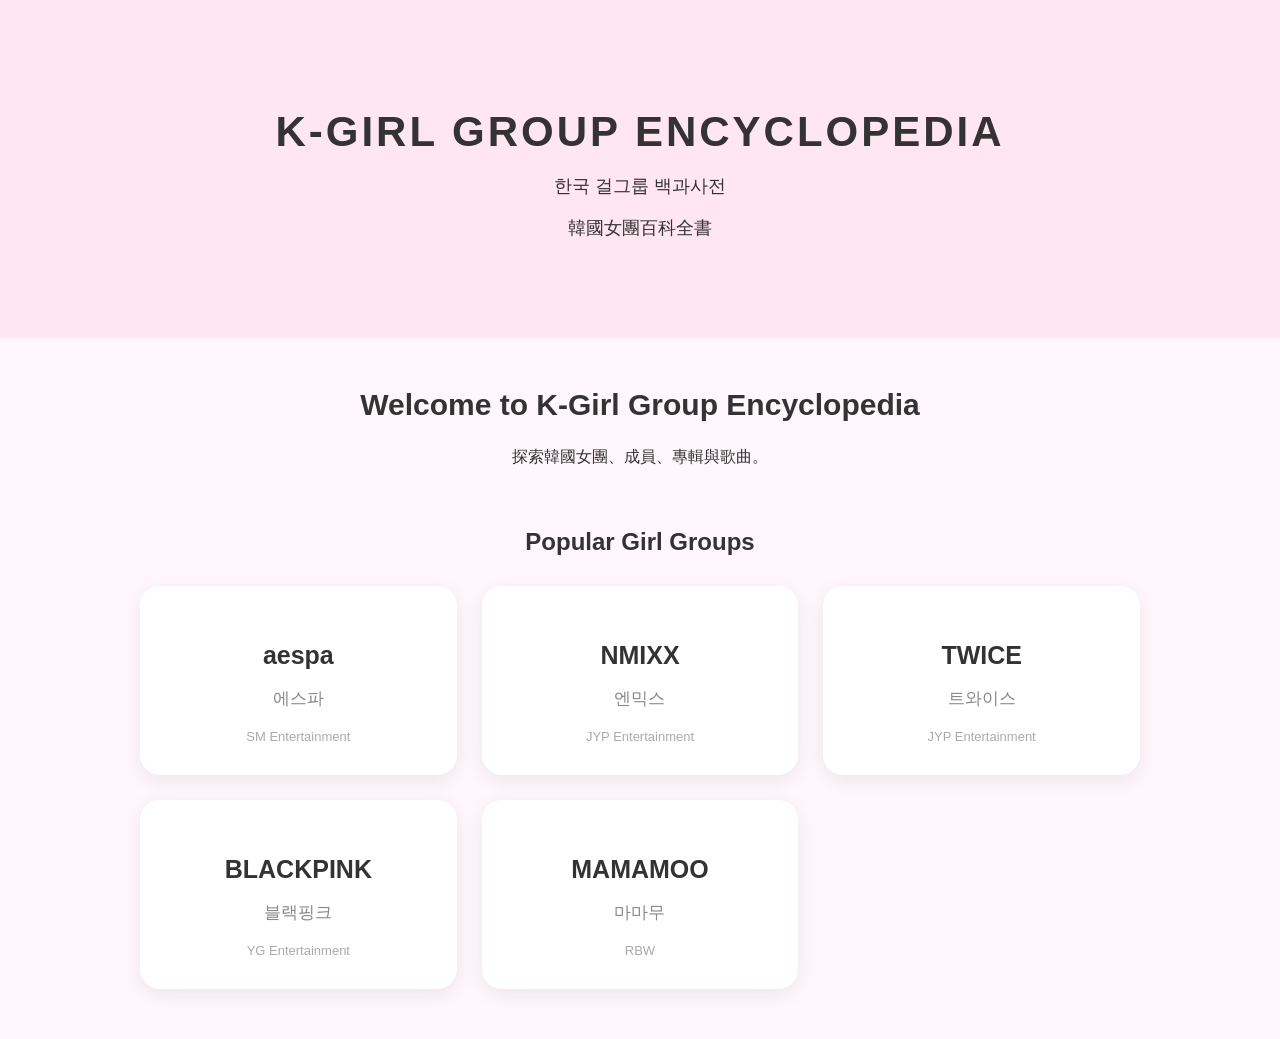
<file: index.html>
<!DOCTYPE html>
<html lang="zh-TW">

<head>
    <meta charset="UTF-8">
    <meta name="viewport" content="width=device-width, initial-scale=1.0">

    <title>K-Girl Group Encyclopedia</title>

    <link rel="stylesheet" href="style.css">
</head>

<body>

    <!-- 網站上方標題 -->
    <header>

        <h1>K-GIRL GROUP ENCYCLOPEDIA</h1>

        <p>한국 걸그룹 백과사전</p>

        <p>韓國女團百科全書</p>

    </header>


    <!-- 網站主要內容 -->
    <main>

        <section class="welcome">

            <h2>Welcome to K-Girl Group Encyclopedia</h2>

            <p>
                探索韓國女團、成員、專輯與歌曲。
            </p>

        </section>


        <section class="groups">

            <h2>Popular Girl Groups</h2>


            <div class="group-grid">


                <div class="group-card">

                    <h3>aespa</h3>

                    <p>에스파</p>

                    <span>SM Entertainment</span>

                </div>


               <a href="group.html" class="group-card">

    <h3>NMIXX</h3>

    <p>엔믹스</p>

    <span>JYP Entertainment</span>

</a>


                <div class="group-card">

                    <h3>TWICE</h3>

                    <p>트와이스</p>

                    <span>JYP Entertainment</span>

                </div>


                <div class="group-card">

                    <h3>BLACKPINK</h3>

                    <p>블랙핑크</p>

                    <span>YG Entertainment</span>

                </div>


                <div class="group-card">

                    <h3>MAMAMOO</h3>

                    <p>마마무</p>

                    <span>RBW</span>

                </div>


            </div>

        </section>

    </main>


</body>

</html>
</file>
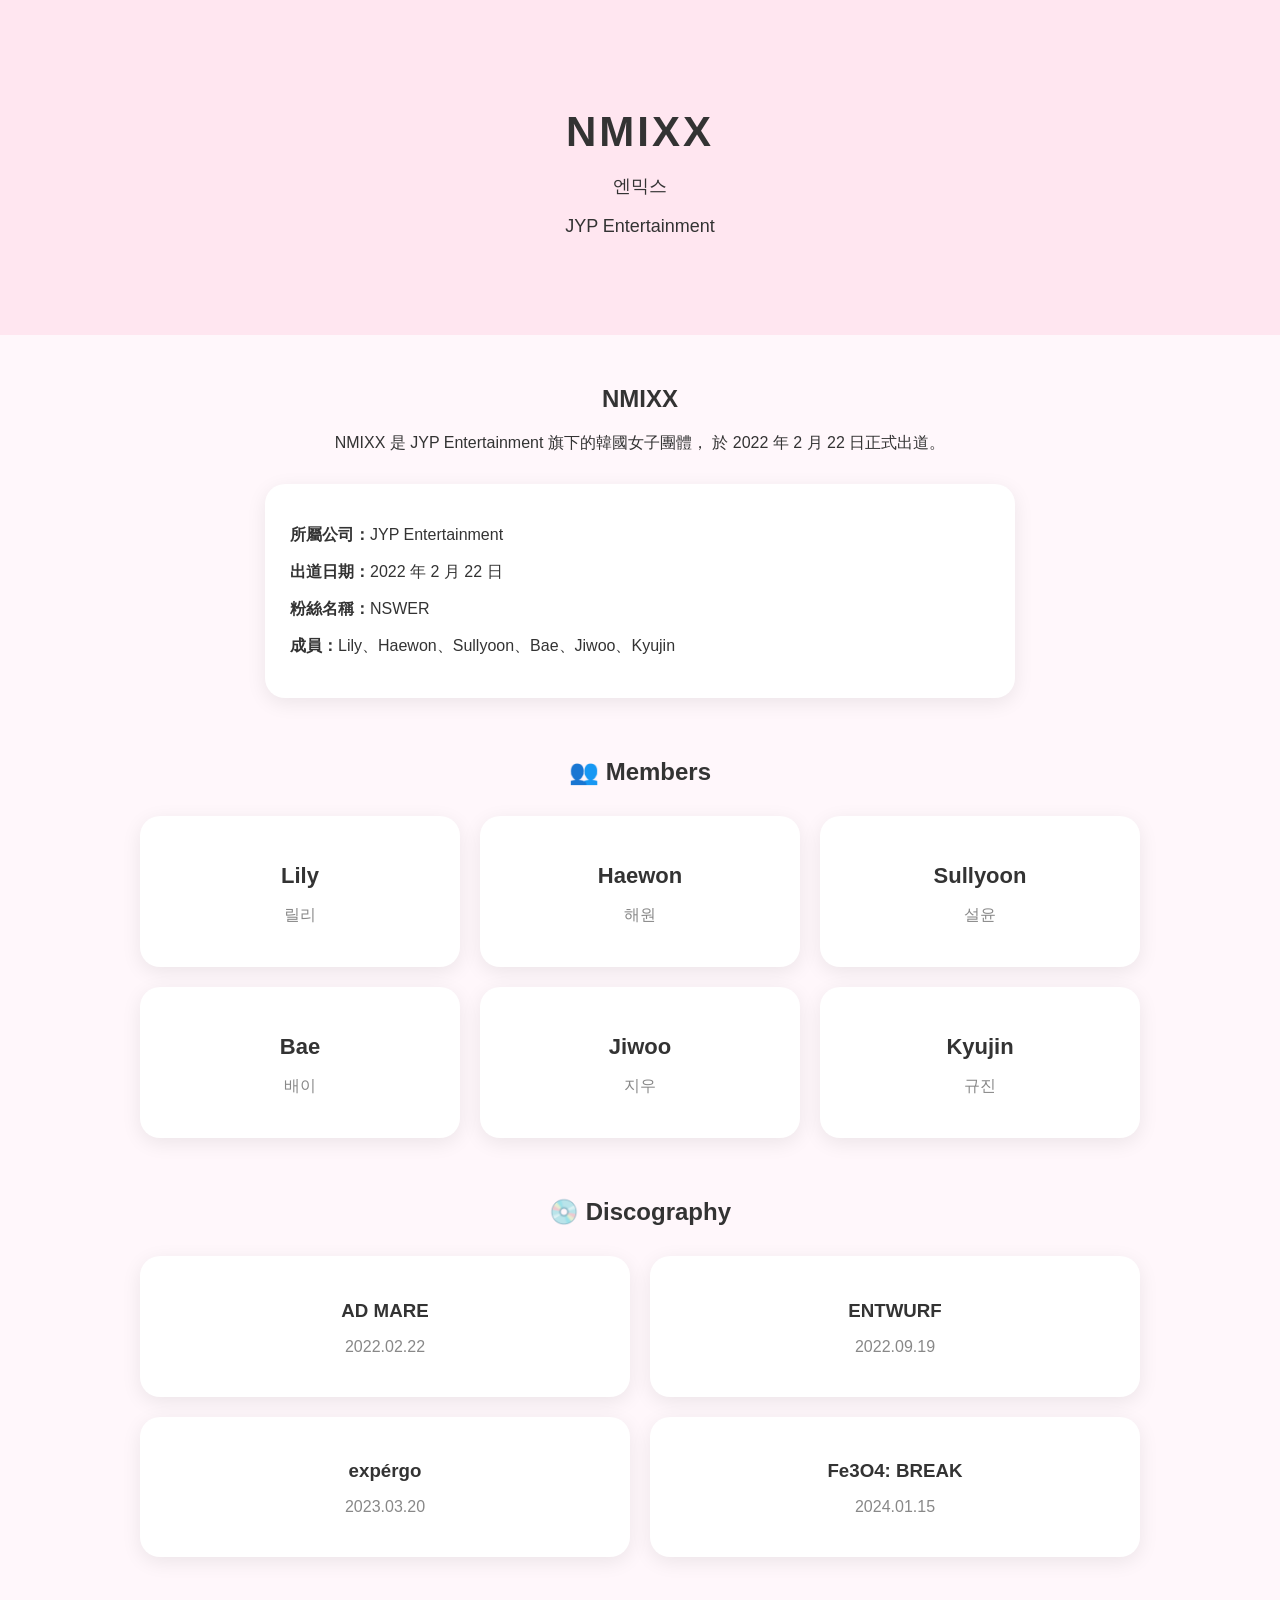
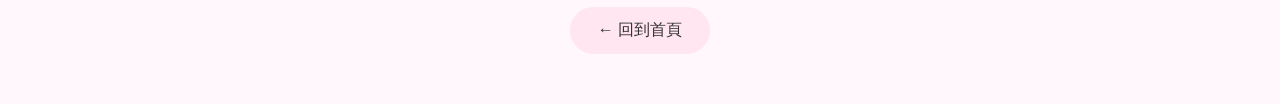
<file: group.html>
<html lang="zh-TW">

<head>

    <meta charset="UTF-8">

    <meta name="viewport" content="width=device-width, initial-scale=1.0">

    <title>NMIXX - K-Girl Group Encyclopedia</title>

    <link rel="stylesheet" href="style.css">

</head>


<body>


    <header>

        <h1>NMIXX</h1>

        <p>엔믹스</p>

        <p>JYP Entertainment</p>

    </header>


    <main>


        <section class="group-info">

            <h2>NMIXX</h2>

            <p>
                NMIXX 是 JYP Entertainment 旗下的韓國女子團體，
                於 2022 年 2 月 22 日正式出道。
            </p>


            <div class="info-box">

                <p><strong>所屬公司：</strong>JYP Entertainment</p>

                <p><strong>出道日期：</strong>2022 年 2 月 22 日</p>

                <p><strong>粉絲名稱：</strong>NSWER</p>

                <p><strong>成員：</strong>Lily、Haewon、Sullyoon、Bae、Jiwoo、Kyujin</p>

            </div>

        </section>


        <section class="members">

            <h2>👥 Members</h2>


            <div class="member-grid">


                <div class="member-card">

                    <h3>Lily</h3>

                    <p>릴리</p>

                </div>


                <a href="haewon.html" class="member-card">

                    <h3>Haewon</h3>

                    <p>해원</p>

                </a>


                <a href="member.html" class="member-card">

                    <h3>Sullyoon</h3>

                    <p>설윤</p>

                </a>


                <div class="member-card">

                    <h3>Bae</h3>

                    <p>배이</p>

                </div>


                <div class="member-card">

                    <h3>Jiwoo</h3>

                    <p>지우</p>

                </div>


                <div class="member-card">

                    <h3>Kyujin</h3>

                    <p>규진</p>

                </div>


            </div>

        </section>


        <section class="discography">

            <h2>💿 Discography</h2>

            <div class="album-list">

                <div class="album-card">

                    <h3>AD MARE</h3>

                    <p>2022.02.22</p>

                </div>


                <div class="album-card">

                    <h3>ENTWURF</h3>

                    <p>2022.09.19</p>

                </div>


                <div class="album-card">

                    <h3>expérgo</h3>

                    <p>2023.03.20</p>

                </div>


                <div class="album-card">

                    <h3>Fe3O4: BREAK</h3>

                    <p>2024.01.15</p>

                </div>

            </div>

        </section>


        <a href="index.html" class="back-button">

            ← 回到首頁

        </a>


    </main>


</body>

</html>
</file>
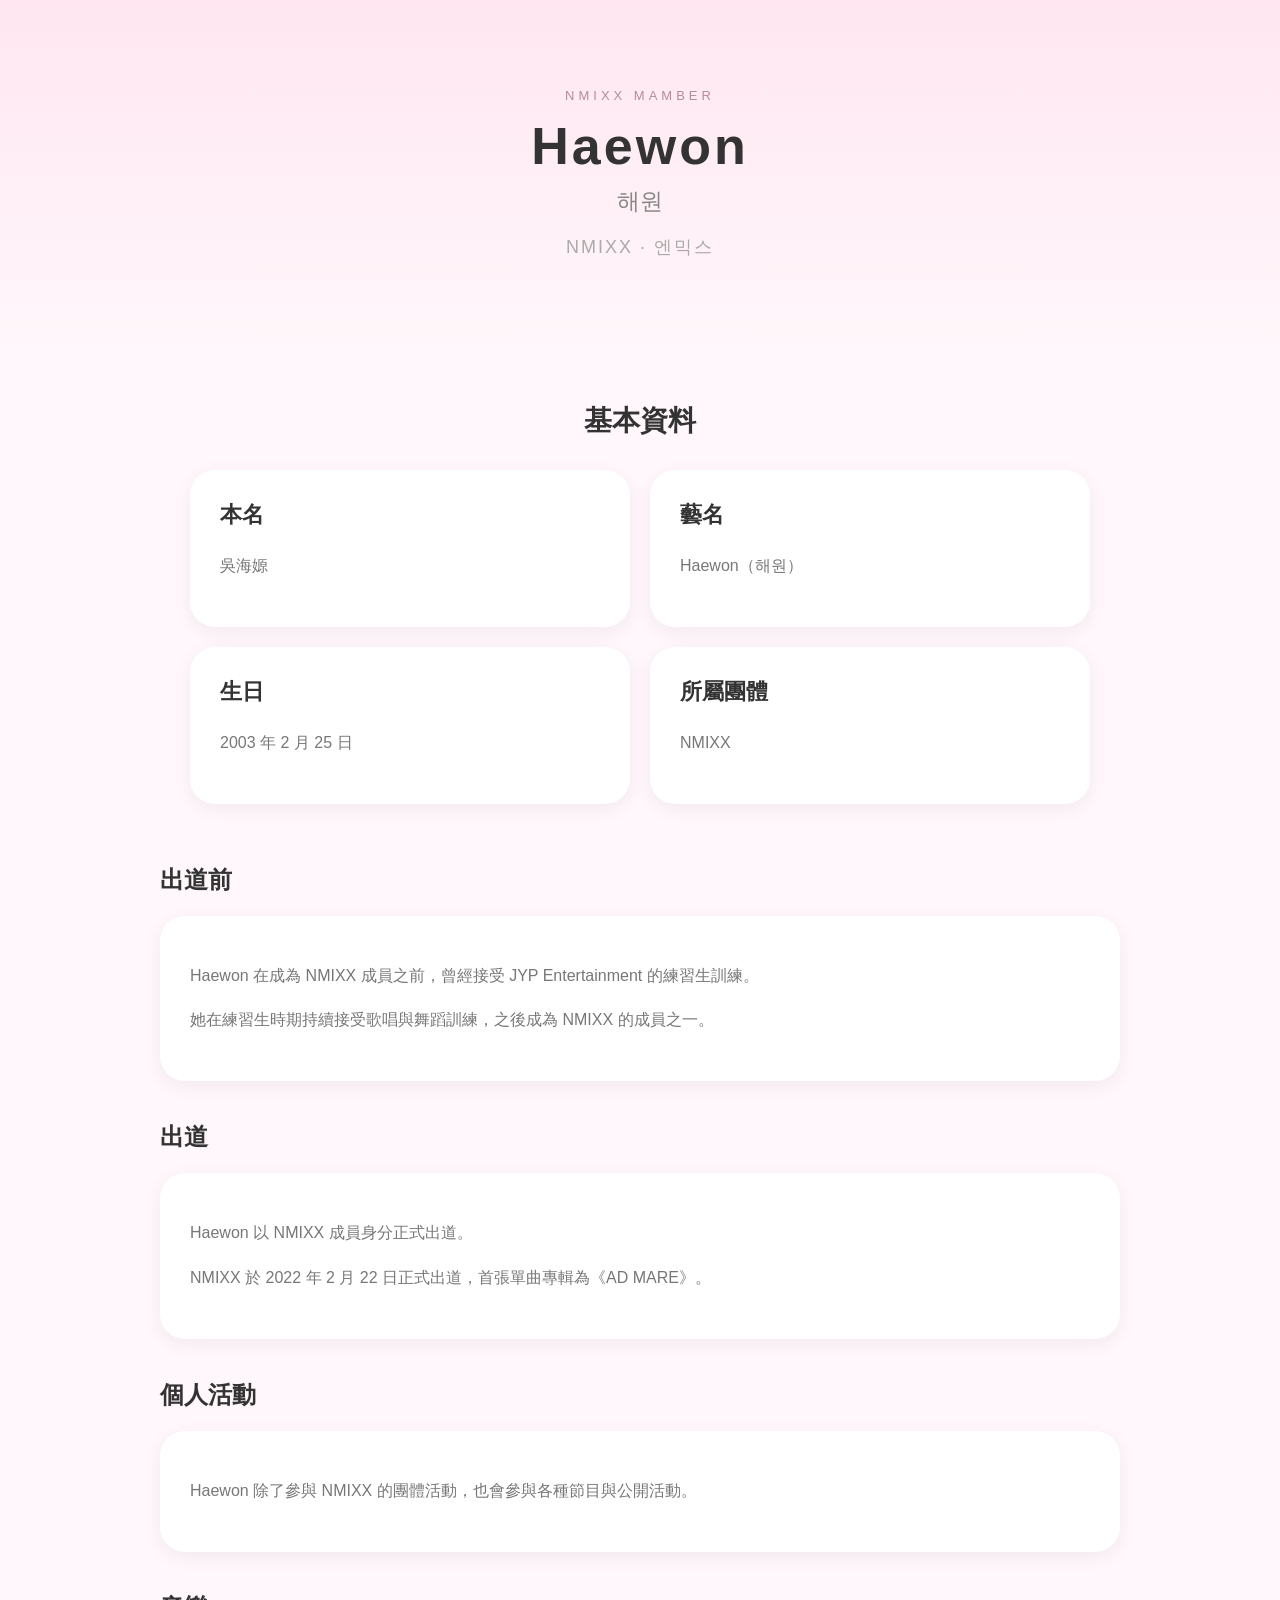
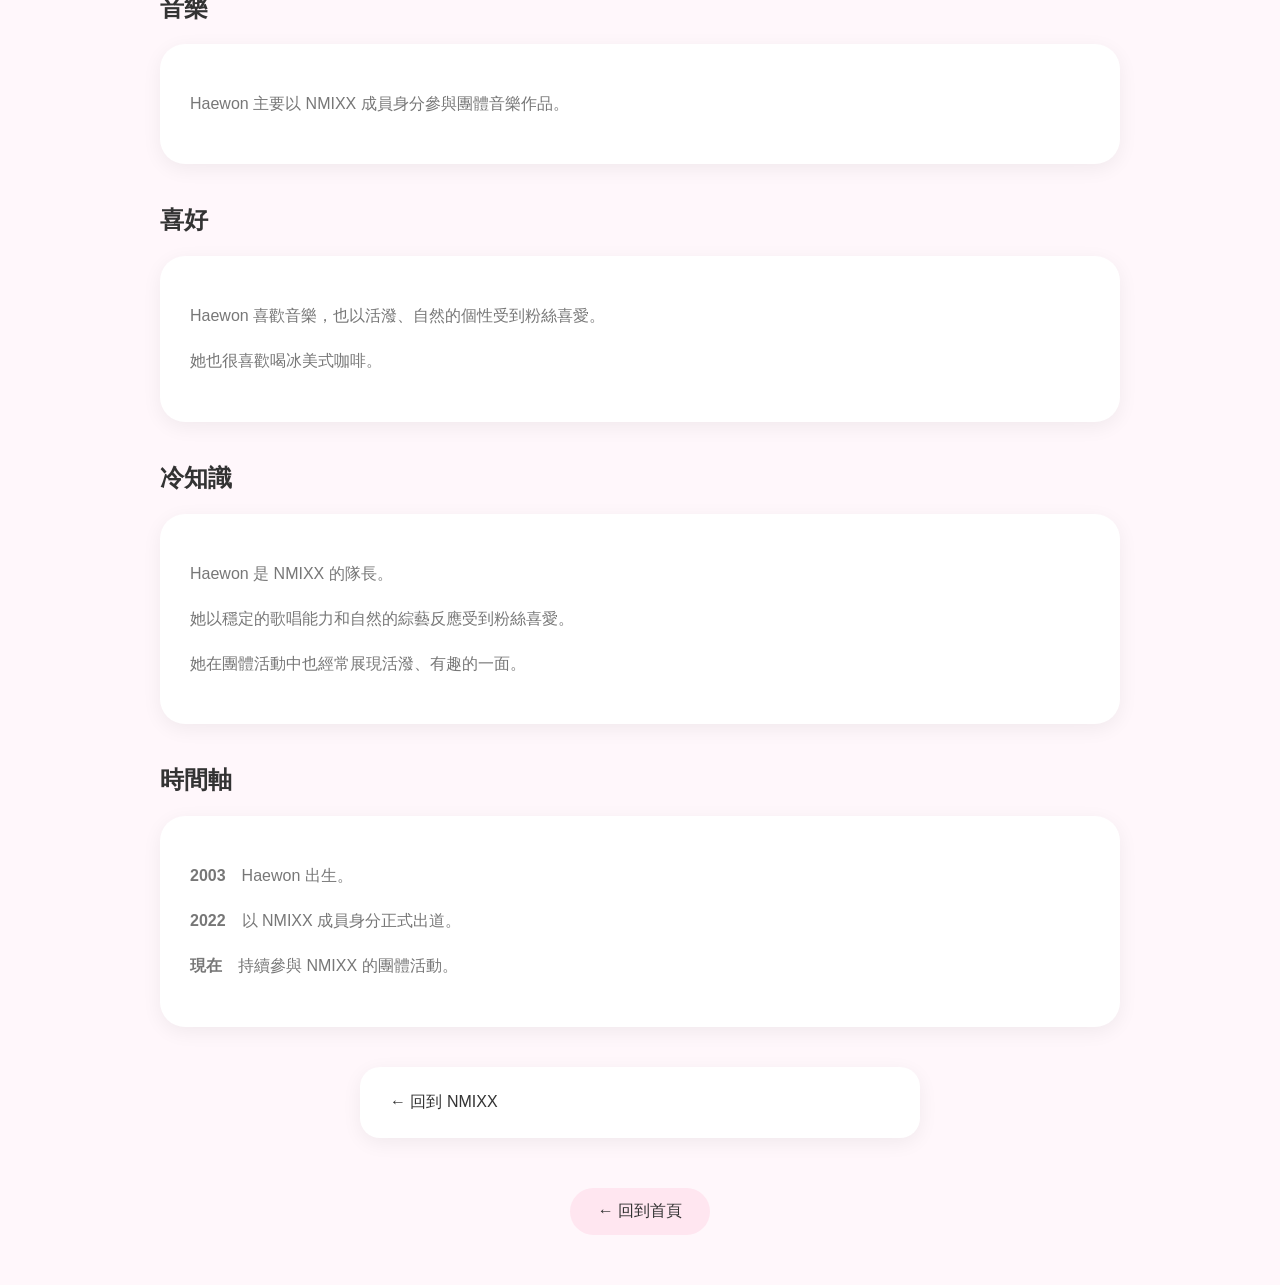
<file: haewon.html>
<!DOCTYPE html>
<html lang="zh-TW">

<head>
    <head>

    <meta charset="UTF-8">

    <meta name="viewport" content="width=device-width, initial-scale=1.0">

    <title>Haewon | K-Girl Group Encyclopedia</title>

    <link rel="stylesheet" href="style.css">

</head>
        </head>
        <boby>
            <header class="member-header">
                <p class="small-title" >NMIXX MAMBER</p>
                <h1>Haewon</h1>
                <p class="korean-title">해원</p>
                <p class="group-name">NMIXX · 엔믹스</p>
            </header>
<main>

    <section class="profile">

        <h2>基本資料</h2>

        <div class="profile-grid">

            <div class="info-card">
                <h3>本名</h3>
                <p>吳海嫄</p>
            </div>

            <div class="info-card">
                <h3>藝名</h3>
                <p>Haewon（해원）</p>
            </div>

            <div class="info-card">
                <h3>生日</h3>
                <p>2003 年 2 月 25 日</p>
            </div>

            <div class="info-card">
                <h3>所屬團體</h3>
                <p>NMIXX</p>
            </div>

        </div>

    </section>
    <section class="member-section">

    <h2>出道前</h2>

    <div class="info-card">

        <p>
            Haewon 在成為 NMIXX 成員之前，曾經接受 JYP Entertainment 的練習生訓練。
        </p>

        <p>
            她在練習生時期持續接受歌唱與舞蹈訓練，之後成為 NMIXX 的成員之一。
        </p>

    </div>

</section>
<section class="member-section">

    <h2>出道</h2>

    <div class="info-card">

        <p>
            Haewon 以 NMIXX 成員身分正式出道。
        </p>

        <p>
            NMIXX 於 2022 年 2 月 22 日正式出道，首張單曲專輯為《AD MARE》。
        </p>

    </div>

</section>
<section class="member-section">

    <h2>個人活動</h2>

    <div class="info-card">

        <p>
            Haewon 除了參與 NMIXX 的團體活動，也會參與各種節目與公開活動。
        </p>

    </div>

</section>
<section class="member-section">

    <h2>音樂</h2>

    <div class="info-card">

        <p>
            Haewon 主要以 NMIXX 成員身分參與團體音樂作品。
        </p>

    </div>

</section>
<section class="member-section">

    <h2>喜好</h2>

    <div class="info-card">

        <p>
            Haewon 喜歡音樂，也以活潑、自然的個性受到粉絲喜愛。
        </p>

        <p>
            她也很喜歡喝冰美式咖啡。
        </p>
</div>
</section>
    <section class="member-section">

    <h2>冷知識</h2>

    <div class="info-card">

        <p>
            Haewon 是 NMIXX 的隊長。
        </p>

        <p>
            她以穩定的歌唱能力和自然的綜藝反應受到粉絲喜愛。
        </p>

        <p>
            她在團體活動中也經常展現活潑、有趣的一面。
        </p>

    </div>

</section>
<section class="member-section">

    <h2>時間軸</h2>

    <div class="info-card">

        <p><strong>2003</strong>　Haewon 出生。</p>

        <p><strong>2022</strong>　以 NMIXX 成員身分正式出道。</p>

        <p><strong>現在</strong>　持續參與 NMIXX 的團體活動。</p>

    </div>

</section>

<section class="member-links">

    <a href="group.html" class="group-link">
        ← 回到 NMIXX
    </a>

    <a href="index.html" class="back-button">
        ← 回到首頁
    </a>

</section>


</main>
            </boby>
            </html>
</file>
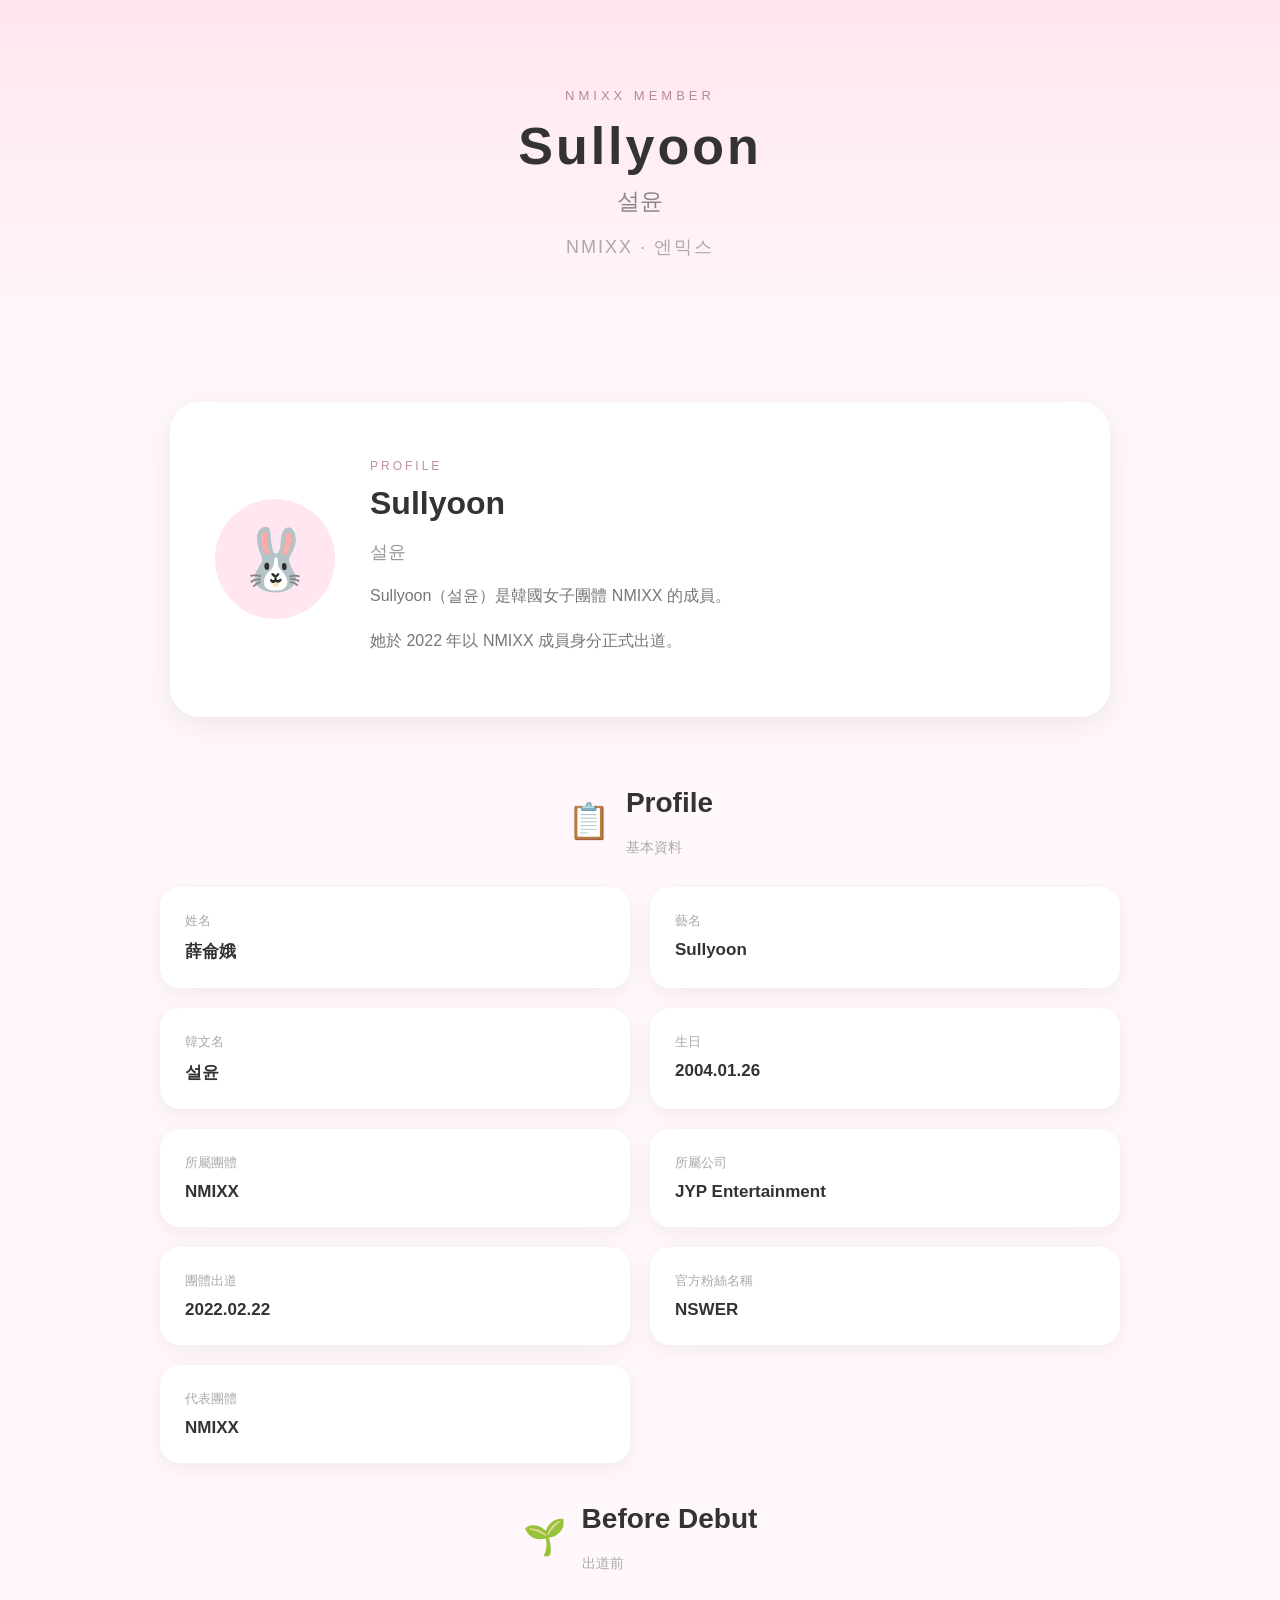
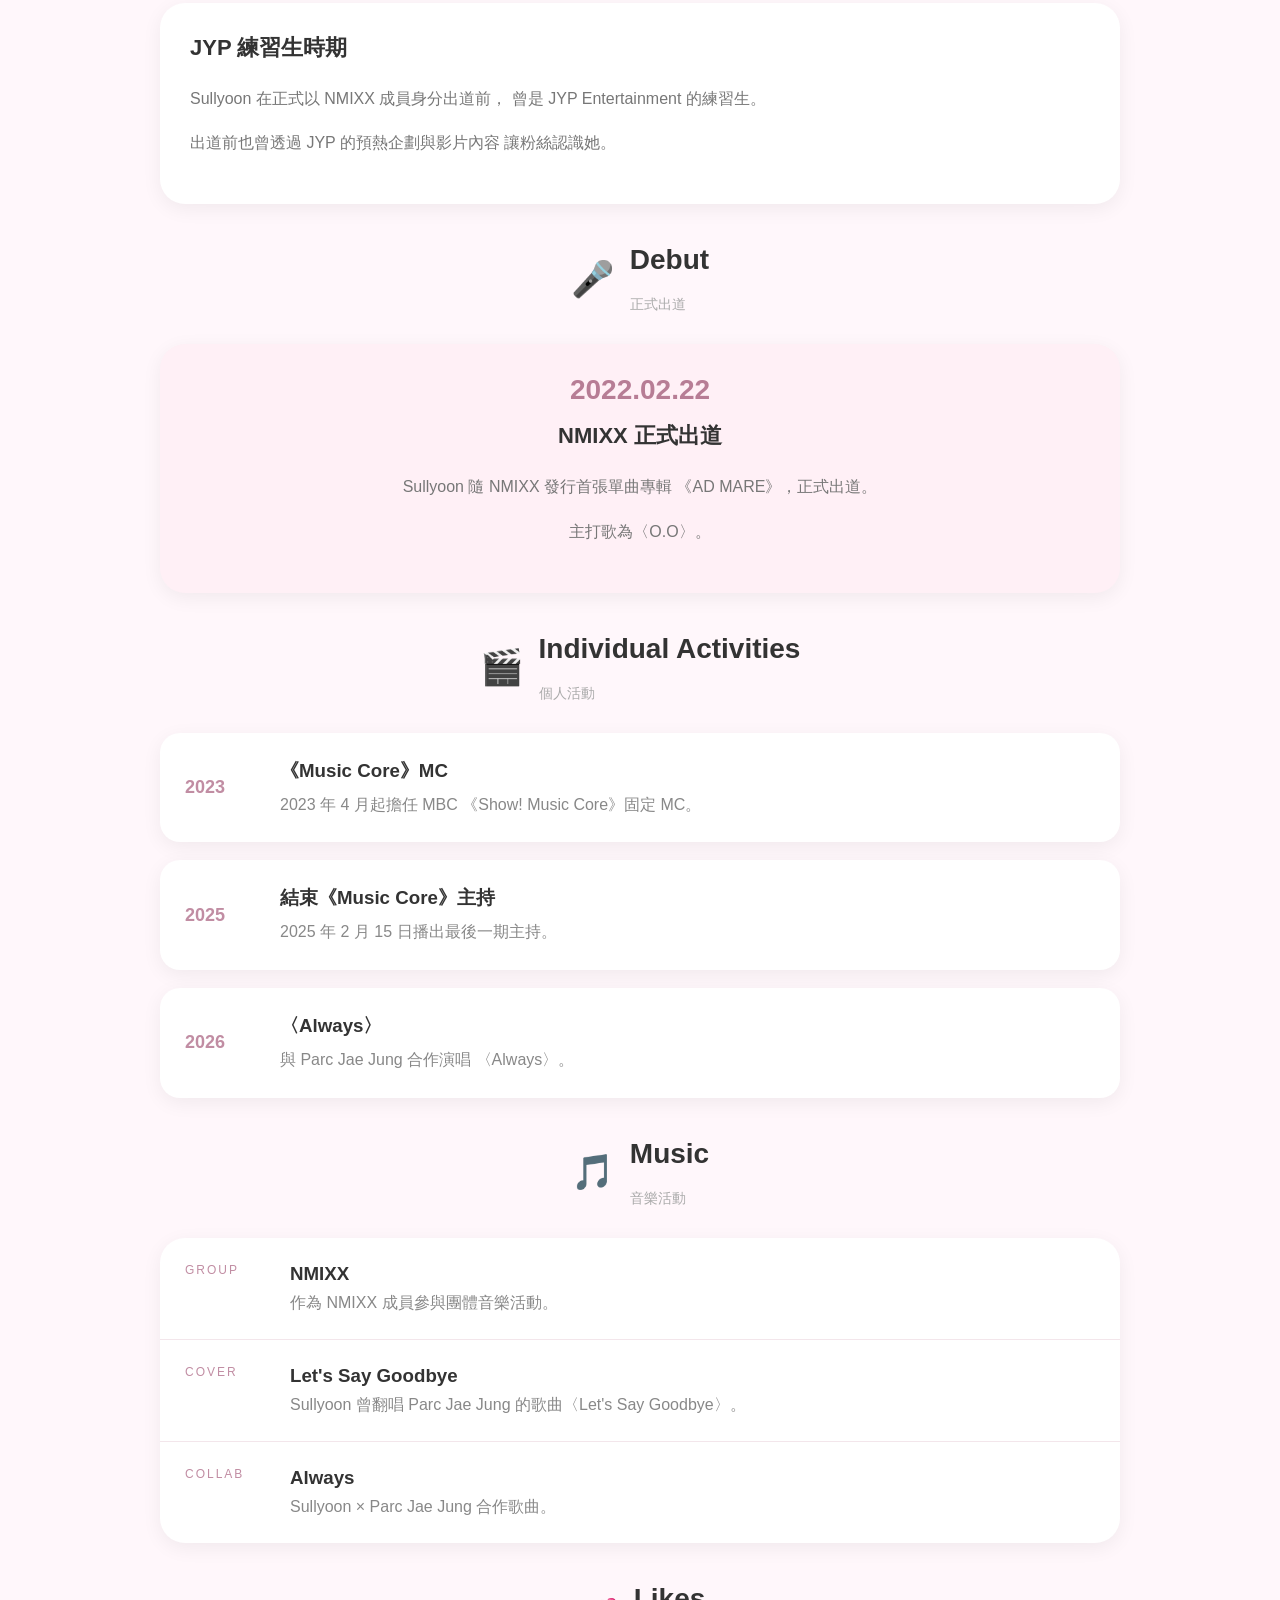
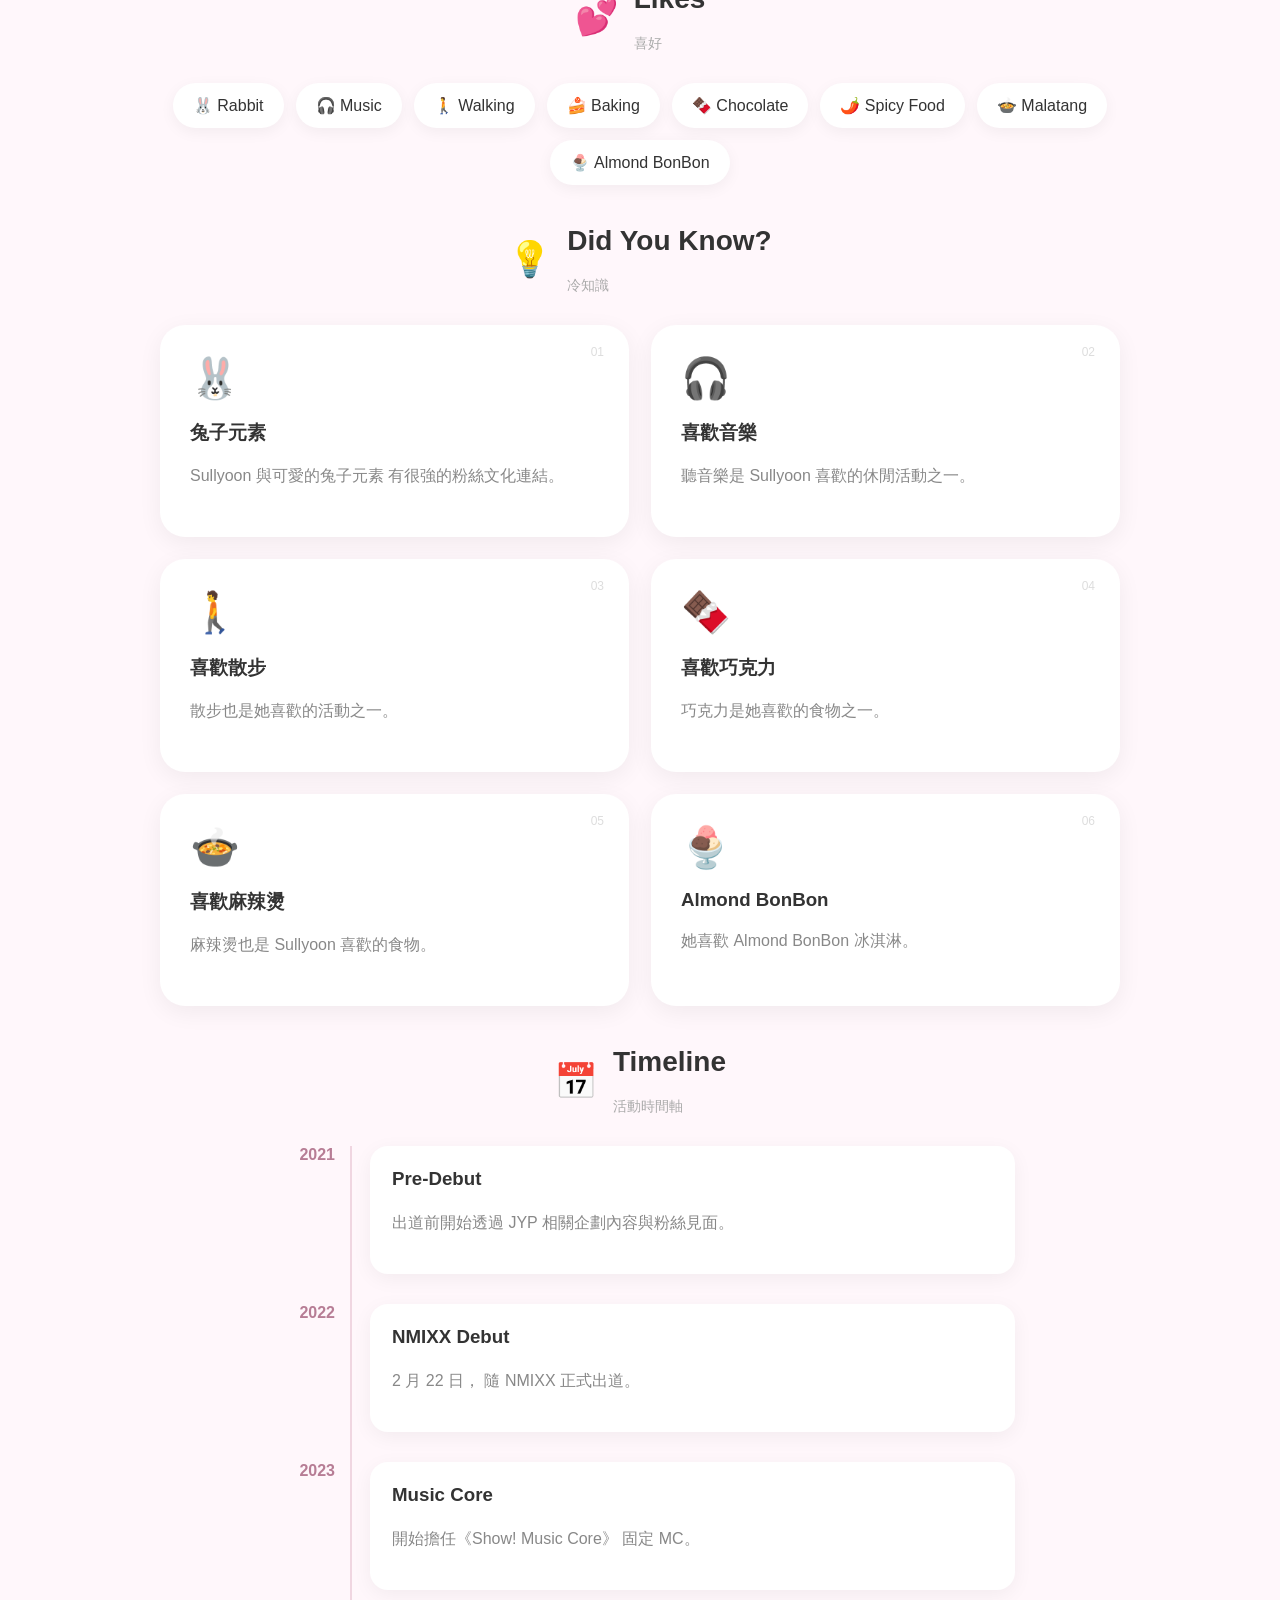
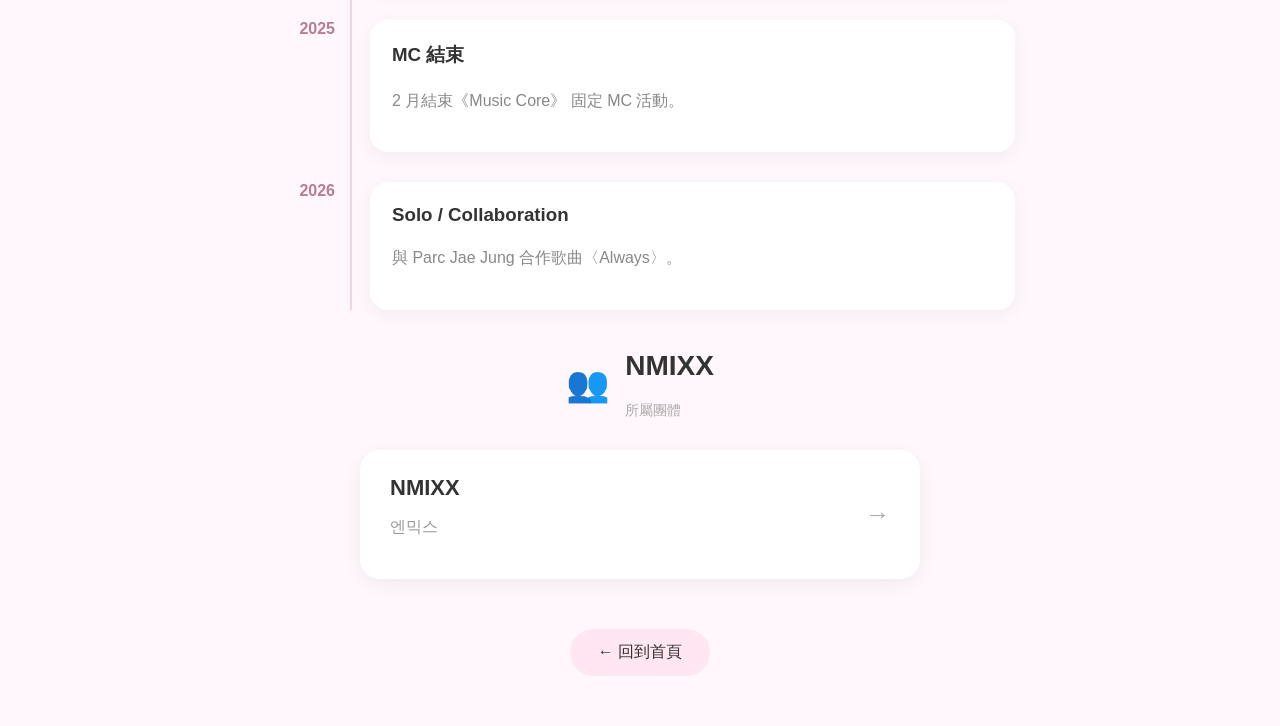
<file: member.html>
<!DOCTYPE html>
<html lang="zh-TW">

<head>

    <meta charset="UTF-8">

    <meta name="viewport" content="width=device-width, initial-scale=1.0">

    <title>Sullyoon | K-Girl Group Encyclopedia</title>

    <link rel="stylesheet" href="style.css">

</head>


<body>


    <!-- =========================
         HEADER
    ========================== -->

    <header class="member-header">

        <p class="small-title">NMIXX MEMBER</p>

        <h1>Sullyoon</h1>

        <p class="korean-title">설윤</p>

        <p class="group-name">
            NMIXX · 엔믹스
        </p>

    </header>



    <main>


        <!-- =========================
             PROFILE INTRO
        ========================== -->

        <section class="member-hero">

            <div class="member-symbol">
                🐰
            </div>

            <div>

                <p class="profile-label">
                    PROFILE
                </p>

                <h2>Sullyoon</h2>

                <p class="hero-korean">
                    설윤
                </p>

                <p class="intro-text">
                    Sullyoon（설윤）是韓國女子團體
                    NMIXX 的成員。
                </p>

                <p class="intro-text">
                    她於 2022 年以 NMIXX 成員身分正式出道。
                </p>

            </div>

        </section>



        <!-- =========================
             BASIC PROFILE
        ========================== -->

        <section class="member-section">

            <div class="section-heading">

                <span>📋</span>

                <div>

                    <h2>Profile</h2>

                    <p>基本資料</p>

                </div>

            </div>


            <div class="profile-grid">


                <div class="profile-card">

                    <span>姓名</span>

                    <strong>薛侖娥</strong>

                </div>


                <div class="profile-card">

                    <span>藝名</span>

                    <strong>Sullyoon</strong>

                </div>


                <div class="profile-card">

                    <span>韓文名</span>

                    <strong>설윤</strong>

                </div>


                <div class="profile-card">

                    <span>生日</span>

                    <strong>2004.01.26</strong>

                </div>


                <div class="profile-card">

                    <span>所屬團體</span>

                    <strong>NMIXX</strong>

                </div>


                <div class="profile-card">

                    <span>所屬公司</span>

                    <strong>JYP Entertainment</strong>

                </div>


                <div class="profile-card">

                    <span>團體出道</span>

                    <strong>2022.02.22</strong>

                </div>


                <div class="profile-card">

                    <span>官方粉絲名稱</span>

                    <strong>NSWER</strong>

                </div>


                <div class="profile-card">

                    <span>代表團體</span>

                    <strong>NMIXX</strong>

                </div>


            </div>

        </section>



        <!-- =========================
             BEFORE DEBUT
        ========================== -->

        <section class="member-section">


            <div class="section-heading">

                <span>🌱</span>

                <div>

                    <h2>Before Debut</h2>

                    <p>出道前</p>

                </div>

            </div>


            <div class="info-card">

                <h3>JYP 練習生時期</h3>

                <p>
                    Sullyoon 在正式以 NMIXX 成員身分出道前，
                    曾是 JYP Entertainment 的練習生。
                </p>

                <p>
                    出道前也曾透過 JYP 的預熱企劃與影片內容
                    讓粉絲認識她。
                </p>

            </div>


        </section>



        <!-- =========================
             DEBUT
        ========================== -->

        <section class="member-section">


            <div class="section-heading">

                <span>🎤</span>

                <div>

                    <h2>Debut</h2>

                    <p>正式出道</p>

                </div>

            </div>


            <div class="info-card highlight-card">

                <div class="big-date">
                    2022.02.22
                </div>

                <h3>NMIXX 正式出道</h3>

                <p>
                    Sullyoon 隨 NMIXX 發行首張單曲專輯
                    《AD MARE》，正式出道。
                </p>

                <p>
                    主打歌為〈O.O〉。
                </p>

            </div>


        </section>



        <!-- =========================
             INDIVIDUAL ACTIVITIES
        ========================== -->

        <section class="member-section">


            <div class="section-heading">

                <span>🎬</span>

                <div>

                    <h2>Individual Activities</h2>

                    <p>個人活動</p>

                </div>

            </div>


            <div class="activity-list">


                <div class="activity-card">

                    <div class="activity-year">
                        2023
                    </div>

                    <div>

                        <h3>《Music Core》MC</h3>

                        <p>
                            2023 年 4 月起擔任 MBC
                            《Show! Music Core》固定 MC。
                        </p>

                    </div>

                </div>


                <div class="activity-card">

                    <div class="activity-year">
                        2025
                    </div>

                    <div>

                        <h3>結束《Music Core》主持</h3>

                        <p>
                            2025 年 2 月 15 日播出最後一期主持。
                        </p>

                    </div>

                </div>


                <div class="activity-card">

                    <div class="activity-year">
                        2026
                    </div>

                    <div>

                        <h3>〈Always〉</h3>

                        <p>
                            與 Parc Jae Jung 合作演唱
                            〈Always〉。
                        </p>

                    </div>

                </div>


            </div>

        </section>



        <!-- =========================
             MUSIC
        ========================== -->

        <section class="member-section">


            <div class="section-heading">

                <span>🎵</span>

                <div>

                    <h2>Music</h2>

                    <p>音樂活動</p>

                </div>

            </div>


            <div class="music-card">


                <div class="music-item">

                    <span class="music-type">
                        GROUP
                    </span>

                    <div>

                        <h3>NMIXX</h3>

                        <p>
                            作為 NMIXX 成員參與團體音樂活動。
                        </p>

                    </div>

                </div>


                <div class="music-item">

                    <span class="music-type">
                        COVER
                    </span>

                    <div>

                        <h3>Let's Say Goodbye</h3>

                        <p>
                            Sullyoon 曾翻唱 Parc Jae Jung
                            的歌曲〈Let's Say Goodbye〉。
                        </p>

                    </div>

                </div>


                <div class="music-item">

                    <span class="music-type">
                        COLLAB
                    </span>

                    <div>

                        <h3>Always</h3>

                        <p>
                            Sullyoon × Parc Jae Jung
                            合作歌曲。
                        </p>

                    </div>

                </div>


            </div>

        </section>



        <!-- =========================
             LIKES
        ========================== -->

        <section class="member-section">


            <div class="section-heading">

                <span>💕</span>

                <div>

                    <h2>Likes</h2>

                    <p>喜好</p>

                </div>

            </div>


            <div class="likes-box">

                <span>🐰 Rabbit</span>

                <span>🎧 Music</span>

                <span>🚶 Walking</span>

                <span>🍰 Baking</span>

                <span>🍫 Chocolate</span>

                <span>🌶️ Spicy Food</span>

                <span>🍲 Malatang</span>

                <span>🍨 Almond BonBon</span>

            </div>


        </section>



        <!-- =========================
             FUN FACTS
        ========================== -->

        <section class="member-section fun-facts-section">


            <div class="section-heading">

                <span>💡</span>

                <div>

                    <h2>Did You Know?</h2>

                    <p>冷知識</p>

                </div>

            </div>


            <div class="fact-grid">


                <div class="fact-card">

                    <div class="fact-number">
                        01
                    </div>

                    <div class="fact-icon">
                        🐰
                    </div>

                    <h3>兔子元素</h3>

                    <p>
                        Sullyoon 與可愛的兔子元素
                        有很強的粉絲文化連結。
                    </p>

                </div>


                <div class="fact-card">

                    <div class="fact-number">
                        02
                    </div>

                    <div class="fact-icon">
                        🎧
                    </div>

                    <h3>喜歡音樂</h3>

                    <p>

                        聽音樂是 Sullyoon 喜歡的休閒活動之一。

                    </p>

                </div>

                <div class="fact-card">

                    <div class="fact-number">

                        03

                    </div>

                    <div class="fact-icon">

                        🚶

                    </div>

                    <h3>喜歡散步</h3>

                    <p>

                        散步也是她喜歡的活動之一。

                    </p>

                </div>

                <div class="fact-card">

                    <div class="fact-number">

                        04

                    </div>

                    <div class="fact-icon">

                        🍫

                    </div>

                    <h3>喜歡巧克力</h3>

                    <p>

                        巧克力是她喜歡的食物之一。

                    </p>

                </div>

                <div class="fact-card">

                    <div class="fact-number">

                        05

                    </div>

                    <div class="fact-icon">

                        🍲

                    </div>

                    <h3>喜歡麻辣燙</h3>

                    <p>

                        麻辣燙也是 Sullyoon 喜歡的食物。

                    </p>

                </div>

                <div class="fact-card">

                    <div class="fact-number">

                        06

                    </div>

                    <div class="fact-icon">

                        🍨

                    </div>

                    <h3>Almond BonBon</h3>

                    <p>

                        她喜歡 Almond BonBon 冰淇淋。

                    </p>

                </div>

            </div>

        </section>

        <!-- =========================

             TIMELINE

        ========================== -->

        <section class="member-section">

            <div class="section-heading">

                <span>📅</span>

                <div>

                    <h2>Timeline</h2>

                    <p>活動時間軸</p>

                </div>

            </div>

            <div class="timeline">

                <div class="timeline-item">

                    <div class="timeline-year">

                        2021

                    </div>

                    <div class="timeline-content">

                        <h3>Pre-Debut</h3>

                        <p>

                            出道前開始透過 JYP

                            相關企劃內容與粉絲見面。

                        </p>

                    </div>

                </div>

                <div class="timeline-item">

                    <div class="timeline-year">

                        2022

                    </div>

                    <div class="timeline-content">

                        <h3>NMIXX Debut</h3>

                        <p>

                            2 月 22 日，

                            隨 NMIXX 正式出道。

                        </p>

                    </div>

                </div>

                <div class="timeline-item">

                    <div class="timeline-year">

                        2023

                    </div>

                    <div class="timeline-content">

                        <h3>Music Core</h3>

                        <p>

                            開始擔任《Show! Music Core》

                            固定 MC。

                        </p>

                    </div>

                </div>

                <div class="timeline-item">

                    <div class="timeline-year">

                        2025

                    </div>

                    <div class="timeline-content">

                        <h3>MC 結束</h3>

                        <p>

                            2 月結束《Music Core》

                            固定 MC 活動。

                        </p>

                    </div>

                </div>

                <div class="timeline-item">

                    <div class="timeline-year">

                        2026

                    </div>

                    <div class="timeline-content">

                        <h3>Solo / Collaboration</h3>

                        <p>

                            與 Parc Jae Jung

                            合作歌曲〈Always〉。

                        </p>

                    </div>

                </div>

            </div>

        </section>

        <!-- =========================

             NMIXX

        ========================== -->

        <section class="member-section related-section">

            <div class="section-heading">

                <span>👥</span>

                <div>

                    <h2>NMIXX</h2>

                    <p>所屬團體</p>

                </div>

            </div>

            <a href="group.html" class="group-link">

                <div>

                    <strong>NMIXX</strong>

                    <p>엔믹스</p>

                </div>

                <span>→</span>

            </a>

        </section>

        <!-- =========================

             BACK

        ========================== -->

        <a href="index.html" class="back-button">

            ← 回到首頁

        </a>

    </main>

</body>

</html>
</file>
<file: style.css>
body {
    margin: 0;
    font-family: Arial, sans-serif;
    background-color: #fff7fb;
    color: #333;
}

header {
    text-align: center;
    padding: 80px 20px;
    background-color: #ffe6f0;
}

header h1 {
    font-size: 42px;
    letter-spacing: 3px;
    margin-bottom: 15px;
}

header p {
    font-size: 18px;
}

main {
    max-width: 1000px;
    margin: 50px auto;
    padding: 0 20px;
}

.welcome {
    text-align: center;
    margin-bottom: 60px;
}

.welcome h2 {
    font-size: 30px;
}

.groups h2 {
    text-align: center;
    margin-bottom: 30px;
}

.group-grid {
    display: grid;
    grid-template-columns: repeat(3, 1fr);
    gap: 25px;
}

.group-card {
    background-color: white;
    padding: 30px;
    border-radius: 20px;
    text-align: center;
    box-shadow: 0 5px 20px rgba(0, 0, 0, 0.08);
    transition: transform 0.2s;
}

.group-card:hover {
    transform: translateY(-5px);
}

.group-card h3 {
    font-size: 25px;
    margin-bottom: 8px;
}

.group-card p {
    color: #888;
    font-size: 17px;
}

.group-card span {
    font-size: 13px;
    color: #aaa;
}

.group-info {
    text-align: center;
    margin-bottom: 60px;
}

.info-box {
    max-width: 700px;
    margin: 30px auto;
    padding: 25px;
    background-color: white;
    border-radius: 20px;
    box-shadow: 0 5px 20px rgba(0, 0, 0, 0.08);
    text-align: left;
}


.members {
    margin-bottom: 60px;
}

.members h2,
.discography h2 {
    text-align: center;
    margin-bottom: 30px;
}


.member-grid {
    display: grid;
    grid-template-columns: repeat(3, 1fr);
    gap: 20px;
}


.member-card {
    background-color: white;
    padding: 25px;
    border-radius: 20px;
    text-align: center;
    box-shadow: 0 5px 20px rgba(0, 0, 0, 0.08);
}


.member-card h3 {
    font-size: 22px;
    margin-bottom: 8px;
}


.member-card p {
    color: #888;
}


.discography {
    margin-bottom: 50px;
}


.album-list {
    display: grid;
    grid-template-columns: repeat(2, 1fr);
    gap: 20px;
}


.album-card {
    background-color: white;
    padding: 25px;
    border-radius: 20px;
    text-align: center;
    box-shadow: 0 5px 20px rgba(0, 0, 0, 0.08);
}


.album-card h3 {
    margin-bottom: 8px;
}


.album-card p {
    color: #888;
}


.back-button {
    display: block;
    width: fit-content;
    margin: 40px auto;
    padding: 12px 25px;
    background-color: #ffe6f0;
    color: #333;
    text-decoration: none;
    border-radius: 20px;
}
.group-card {
    text-decoration: none;
    color: #333;
    display: block;
}

/* =========================
   Sullyoon Member Page
   ========================= */


body {
    margin: 0;
    font-family: Arial, sans-serif;
    background-color: #fff7fb;
    color: #333;
}


/* =========================
   HEADER
========================= */

.member-header {
    text-align: center;
    padding: 75px 20px;

    background: linear-gradient(
        180deg,
        #ffe6f0,
        #fff7fb
    );
}

.small-title {
    font-size: 13px;
    letter-spacing: 4px;
    color: #b58b9b;
}

.member-header h1 {
    font-size: 52px;
    margin: 10px 0;
    letter-spacing: 3px;
}

.korean-title {
    font-size: 23px;
    color: #888;
    margin: 8px;
}

.group-name {
    color: #aaa;
    letter-spacing: 2px;
}


/* =========================
   MAIN
========================= */

main {
    max-width: 1000px;
    margin: 50px auto;
    padding: 0 20px;
}


/* =========================
   HERO
========================= */

.member-hero {
    max-width: 850px;
    margin: 0 auto 70px;

    padding: 45px;

    background: white;

    border-radius: 30px;

    display: flex;

    align-items: center;

    gap: 35px;

    box-shadow:
        0 8px 30px
        rgba(0,0,0,0.07);
}

.member-symbol {
    width: 120px;
    height: 120px;

    border-radius: 50%;

    background-color: #ffe6f0;

    display: flex;
    align-items: center;
    justify-content: center;

    font-size: 60px;

    flex-shrink: 0;
}

.profile-label {
    color: #c08fa4;
    font-size: 12px;
    letter-spacing: 3px;
}

.member-hero h2 {
    font-size: 32px;
    margin: 8px 0;
}

.hero-korean {
    color: #999;
    font-size: 18px;
}

.intro-text {
    color: #777;
    line-height: 1.8;
}


/* =========================
   SECTION
========================= */

.member-section {
    max-width: 900px;
    margin: 0 auto 75px;
}

.section-heading {
    display: flex;

    justify-content: center;

    align-items: center;

    gap: 15px;

    margin-bottom: 30px;
}

.section-heading > span {
    font-size: 35px;
}

.section-heading h2 {
    margin: 0 0 5px;

    font-size: 28px;
}

.section-heading p {
    margin: 0;

    color: #aaa;

    font-size: 14px;
}


/* =========================
   PROFILE
========================= */

.profile-grid {
    display: grid;

    grid-template-columns:
        repeat(3, 1fr);

    gap: 18px;
}

.profile-card {
    background: white;

    padding: 25px;

    border-radius: 20px;

    box-shadow:
        0 5px 20px
        rgba(0,0,0,0.06);
}

.profile-card span {
    display: block;

    color: #aaa;

    font-size: 13px;

    margin-bottom: 10px;
}

.profile-card strong {
    font-size: 17px;
}


/* =========================
   INFO CARD
========================= */

.info-card {
    background: white;

    padding: 30px;

    border-radius: 25px;

    box-shadow:
        0 5px 20px
        rgba(0,0,0,0.06);
}

.info-card h3 {
    margin-top: 0;

    font-size: 22px;
}

.info-card p {
    color: #777;

    line-height: 1.8;
}

.highlight-card {
    text-align: center;

    background: #fff0f6;
}

.big-date {
    font-size: 28px;

    font-weight: bold;

    color: #b77d95;

    margin-bottom: 15px;
}


/* =========================
   ACTIVITIES
========================= */

.activity-list {
    display: flex;

    flex-direction: column;

    gap: 18px;
}

.activity-card {
    display: flex;

    align-items: center;

    gap: 25px;

    background: white;

    padding: 25px;

    border-radius: 20px;

    box-shadow:
        0 5px 20px
        rgba(0,0,0,0.06);
}

.activity-year {
    min-width: 70px;

    font-size: 18px;

    font-weight: bold;

    color: #c18da3;
}

.activity-card h3 {
    margin: 0 0 8px;
}

.activity-card p {
    margin: 0;

    color: #888;

    line-height: 1.6;
}


/* =========================
   MUSIC
========================= */

.music-card {
    background: white;

    border-radius: 25px;

    overflow: hidden;

    box-shadow:
        0 5px 20px
        rgba(0,0,0,0.06);
}

.music-item {
    display: flex;

    gap: 25px;

    padding: 25px;

    border-bottom: 1px solid #f3e6eb;
}

.music-item:last-child {
    border-bottom: none;
}

.music-type {
    min-width: 80px;

    font-size: 12px;

    letter-spacing: 2px;

    color: #c18da3;
}

.music-item h3 {
    margin: 0 0 8px;
}

.music-item p {
    margin: 0;

    color: #888;
}


/* =========================
   LIKES
========================= */

.likes-box {
    display: flex;

    flex-wrap: wrap;

    justify-content: center;

    gap: 12px;
}

.likes-box span {
    background: white;

    padding: 13px 20px;

    border-radius: 30px;

    box-shadow:
        0 4px 15px
        rgba(0,0,0,0.05);
}


/* =========================
   FUN FACTS
========================= */

.fact-grid {
    display: grid;

    grid-template-columns:
        repeat(2, 1fr);

    gap: 22px;
}

.fact-card {
    position: relative;

    background: white;

    padding: 30px;

    border-radius: 25px;

    box-shadow:
        0 6px 25px
        rgba(0,0,0,0.06);

    transition: 0.2s;
}

.fact-card:hover {
    transform: translateY(-5px);
}

.fact-number {
    position: absolute;

    top: 20px;

    right: 25px;

    color: #ddd;

    font-size: 12px;
}

.fact-icon {
    font-size: 40px;

    margin-bottom: 15px;
}

.fact-card h3 {
    margin-bottom: 10px;
}

.fact-card p {
    color: #888;

    line-height: 1.8;
}


/* =========================
   TIMELINE
========================= */

.timeline {
    position: relative;

    max-width: 750px;

    margin: auto;
}

.timeline::before {
    content: "";

    position: absolute;

    left: 85px;

    top: 0;

    bottom: 0;

    width: 2px;

    background-color: #f0d6e1;
}

.timeline-item {
    display: flex;

    gap: 35px;

    margin-bottom: 30px;

    position: relative;
}

.timeline-year {
    width: 70px;

    font-weight: bold;

    color: #b77d95;

    text-align: right;
}

.timeline-content {
    background: white;

    padding: 22px;

    border-radius: 18px;

    flex: 1;

    box-shadow:
        0 5px 20px
        rgba(0,0,0,0.05);
}

.timeline-content h3 {
    margin-top: 0;
}

.timeline-content p {
    color: #888;

    line-height: 1.7;
}


/* =========================
   GROUP LINK
========================= */

.group-link {
    max-width: 500px;

    margin: auto;

    padding: 25px 30px;

    background: white;

    border-radius: 20px;

    text-decoration: none;

    color: #333;

    box-shadow:
        0 5px 20px
        rgba(0,0,0,0.06);

    display: flex;

    justify-content: space-between;

    align-items: center;
}

.group-link strong {
    font-size: 22px;
}

.group-link p {
    color: #999;
}

.group-link > span {
    font-size: 25px;

    color: #aaa;
}


/* =========================
   BACK BUTTON
========================= */

.back-button {
    display: block;

    width: fit-content;

    margin: 50px auto;

    padding: 13px 28px;

    background-color: #ffe6f0;

    color: #333;

    text-decoration: none;

    border-radius: 25px;
}


/* =========================
   MOBILE
========================= */

@media (max-width: 700px) {

    .member-header h1 {
        font-size: 40px;
    }

    .member-hero {
        flex-direction: column;

        text-align: center;

        padding: 30px;

        margin: 20px 10px 50px;
    }

    .profile-grid {
        grid-template-columns: 1fr;
    }

    .fact-grid {
        grid-template-columns: 1fr;
    }

    .activity-card {
        align-items: flex-start;
    }

    .timeline::before {
        display: none;
    }

    .timeline-item {
        gap: 10px;

        flex-direction: column;
    }

    .timeline-year {
        text-align: left;
    }

}
.member-card{
    background-color: white;
    padding:25px;
    border-radius: 20px;
    text-align: center;
    box-shadow: 0 5px 20px rgba(0,0,0,.08);
    transition: transform .2s;
    text-decoration: none;
    color:#333;
    display: block;
}
.member-card:hover{
    transform: translateY(-5px);
}

/*Haewon 個人頁面*/
.member-section{
max-width:1000px;
margin: 40PX auto;
padding:0 20px;
}
.member-section h2{
    margin-bottom: 20px;
}
 .profile-grid{
    display:grid;
    grid-template-columns: repeat(2,1fr) !important;
    gap:20px;
  
 }
 .profile {
    max-width: 900px;
    margin: 0 auto 60px;
}

.profile h2 {
    text-align: center;
    margin-bottom: 30px;
    font-size: 28px;
}
</file>
